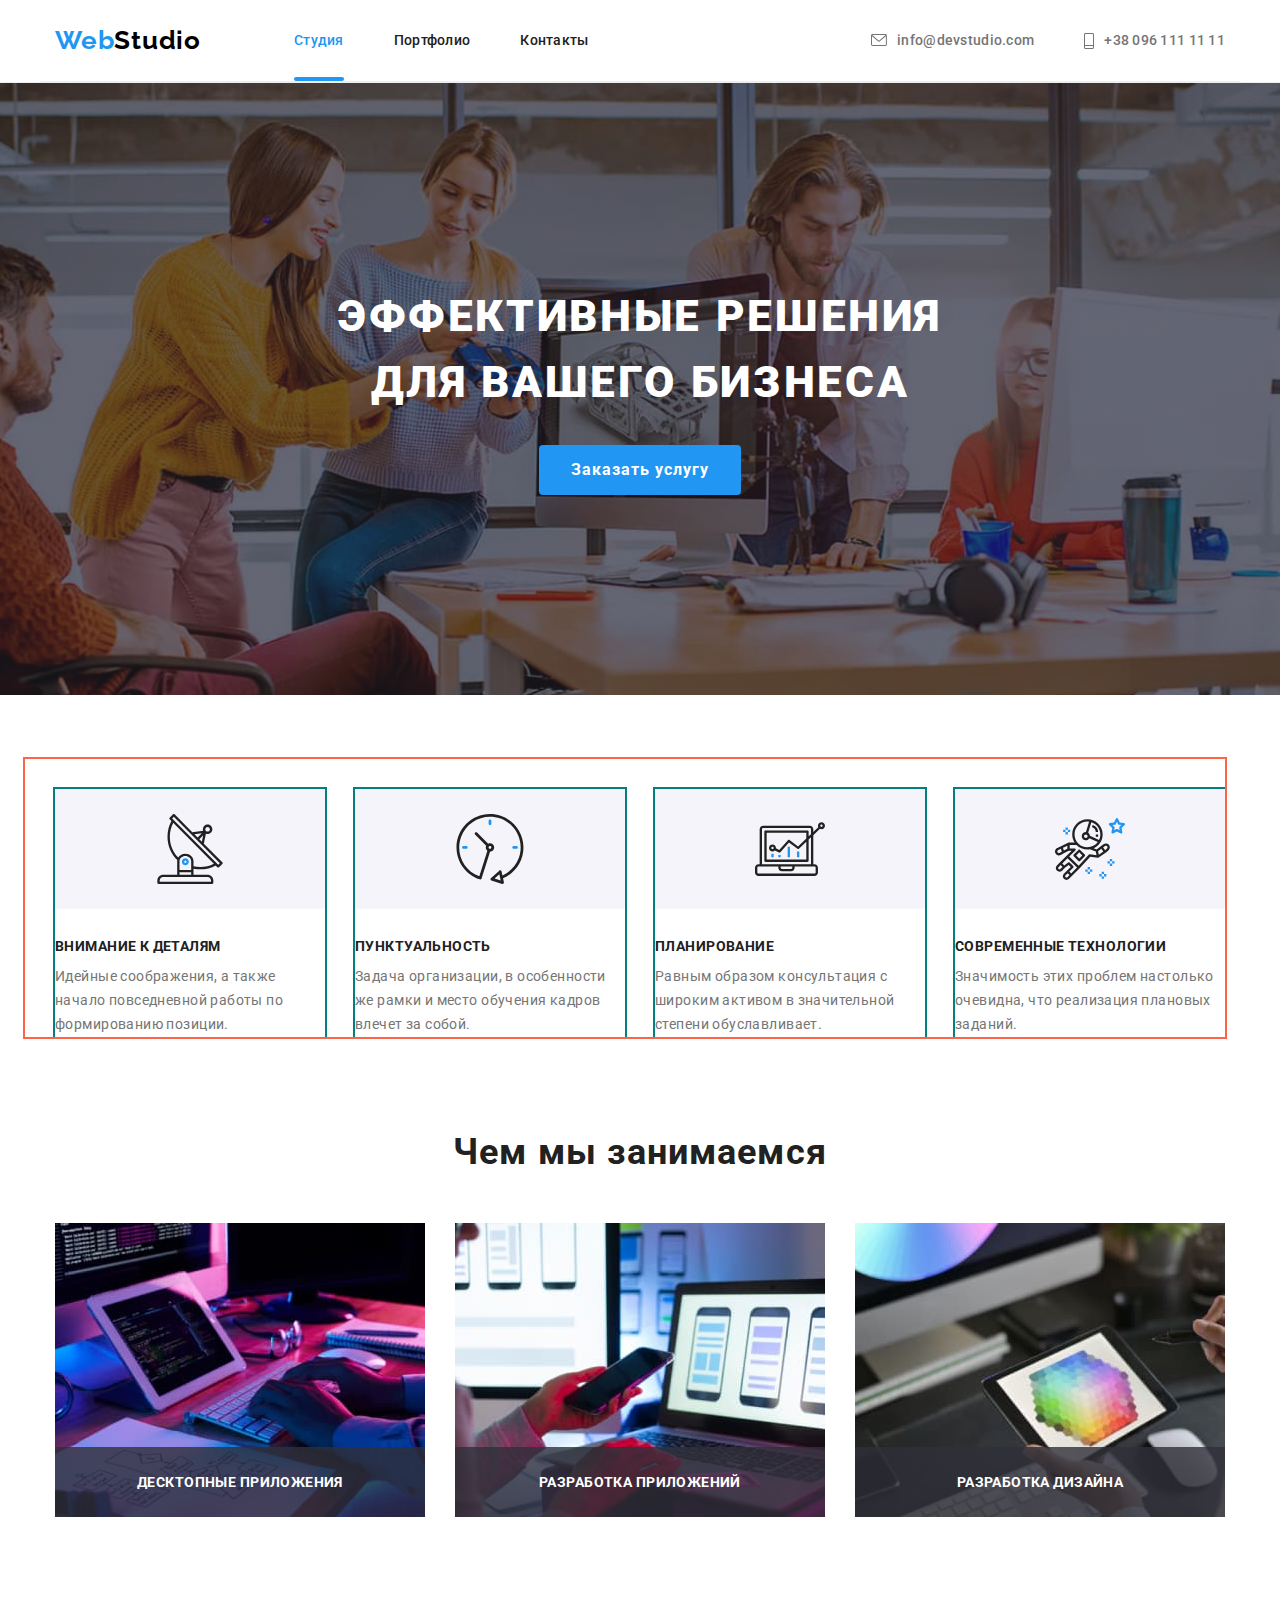
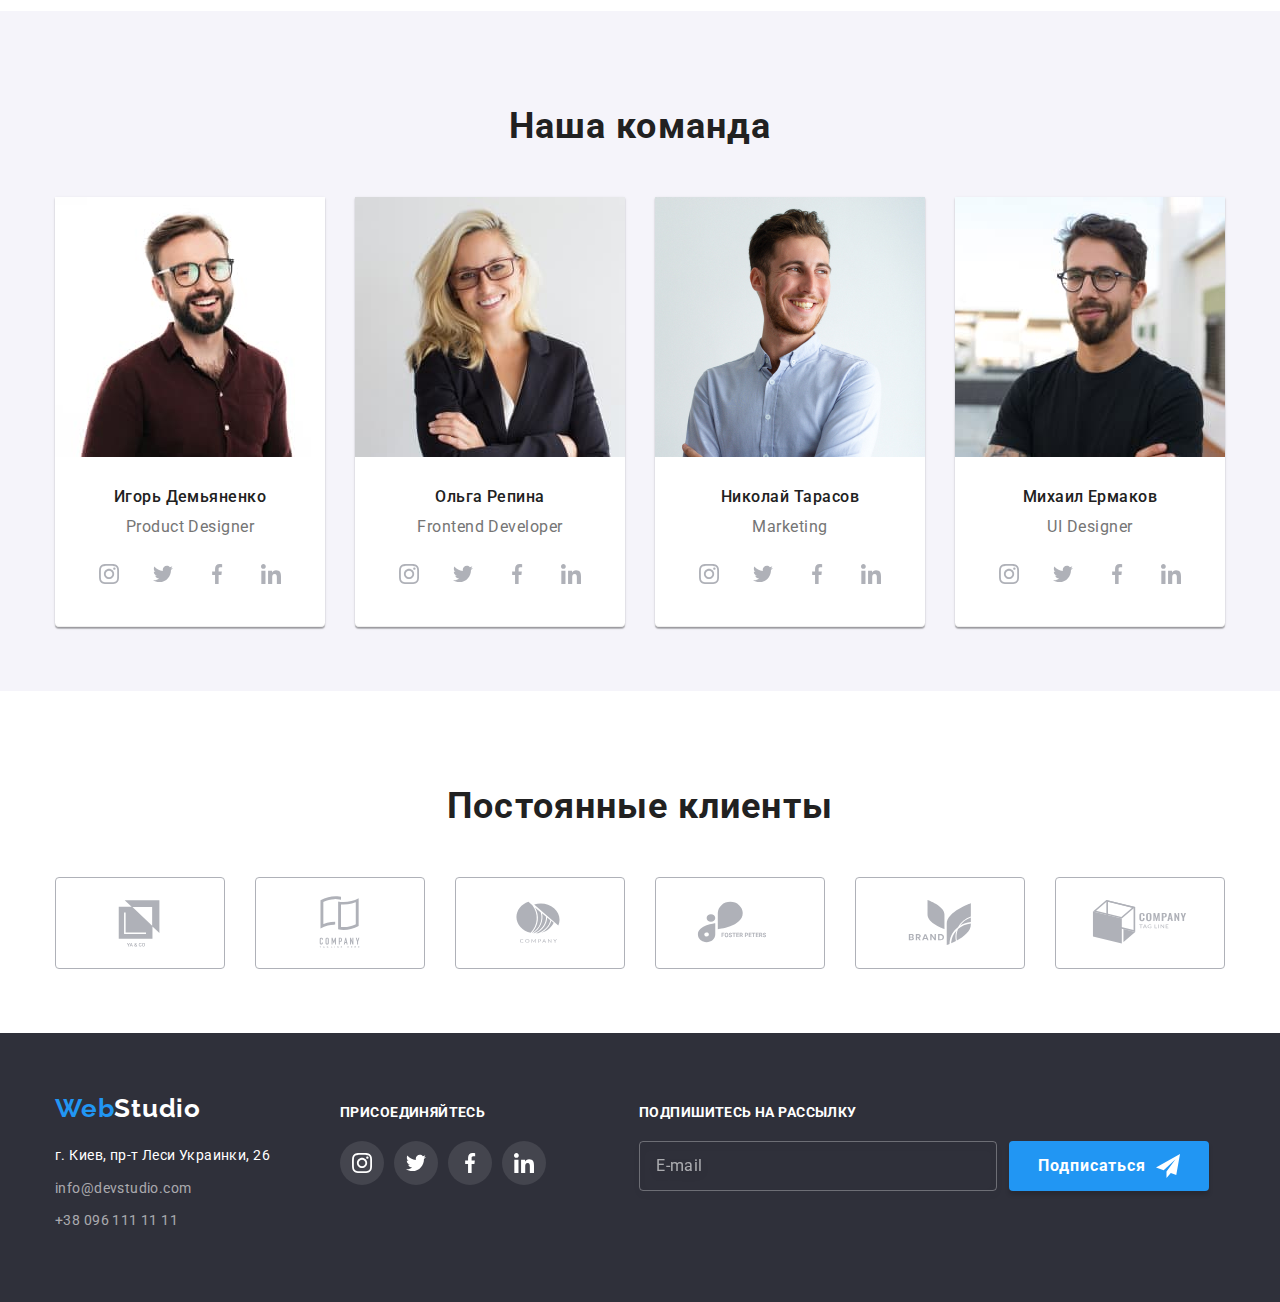
<file: index.html>
<!DOCTYPE html>
<html lang="ru">
  <head>
    <meta charset="UTF-8" />
    <meta http-equiv="X-UA-Compatible" content="IE=edge" />
    <meta name="viewport" content="width=device-width, initial-scale=1.0" />
    <title>Webstudio - решения для бизнеса</title>
    <link rel="preconnect" href="https://fonts.googleapis.com" />
    <link rel="preconnect" href="https://fonts.gstatic.com" crossorigin />
    <link
      href="https://fonts.googleapis.com/css2?family=Raleway:wght@700&family=Roboto:wght@400;500;700;900&display=swap"
      rel="stylesheet"
    />
    <link
      rel="stylesheet"
      href="https://cdnjs.cloudflare.com/ajax/libs/modern-normalize/1.1.0/modern-normalize.min.css"
    />
    <link rel="stylesheet" href="./css/main.min.css" />
  </head>
  <body>
    <!-- Header-->
    <header class="header">
      <!--Навигация в хедере -->
      <div class="container page-header">
        <nav class="nav">
          <!--Logo -->
          <a href="./index.html" class="logo">Web<span class="logo__dark">Studio</span></a>
          <!-- Мобильное меню -->
          <button type="button" class="menu__button is-open" data-menu-button>
            <svg
              class="mobile__menu"
              width="40"
              height="40"
              aria-expanded="false"
              aria-controls="mobile-menu"
              aria-label="Переключатель мобильного меню"
              role="button"
            >
              <use class="icon-close" href="./images/symbol-defs.svg#menu-close"></use>
              <use class="icon-menu" href="./images/symbol-defs.svg#menu-line"></use>
            </svg>
          </button>
          <div class="mobile-menu" id="mobile-menu" data-menu>
            <div class="mobile__navigation">
              <ul class="mobile__nav">
                <li class="mobile__nav--item">
                  <a href="./index.html" class="mobile__link mobile__link--current">Студия</a>
                </li>
                <li class="mobile__nav--item">
                  <a href="./portfolio.html" class="mobile__link">Портфолио</a>
                </li>
                <li class="mobile__nav--item"><a href="" class="mobile__link">Контакты</a></li>
              </ul>
            </div>
            <div class="mobile__contacts">
              <ul class="mobile__list">
                <li class="mobile__item">
                  <a href="tel:+380961111111" class="mobile--tel"> +38 096 111 11 11</a>
                </li>
                <li class="mobile__item--tel">
                  <a href="mailto:info@devstudio.com" class="mobile--email"> info@devstudio.com</a>
                </li>
              </ul>
            </div>
            <div class="mobile__soc">
              <ul class="mobile__soc--list">
                <li class="mobile__soc--item">
                  <a href="" class="mobile__soc--link">Instagram</a>
                </li>
                <li class="mobile__soc--item"><a href="" class="mobile__soc--link">Twitter</a></li>
                <li class="mobile__soc--item"><a href="" class="mobile__soc--link">Facebook</a></li>
                <li class="mobile__soc--item"><a href="" class="mobile__soc--link">LinkedIn</a></li>
              </ul>
            </div>
          </div>
          <!--Menu-->
          <ul class="site-nav">
            <li class="site-nav__item">
              <a href="./index.html" class="site-nav__link site-nav__link--current">Студия</a>
            </li>
            <li class="site-nav__item">
              <a href="./portfolio.html" class="site-nav__link">Портфолио</a>
            </li>
            <li class="site-nav__item"><a href="" class="site-nav__link">Контакты</a></li>
          </ul>
        </nav>
        <!--Menu contacts-->
        <ul class="header-contacts">
          <li class="header-contacts__item">
            <a href="mailto:info@devstudio.com" class="header-contacts__link">
              <svg class="header-contacts__icon" width="16" height="12">
                <use href="./images/symbol-defs.svg#icon-envelope-hover"></use>
              </svg>
              info@devstudio.com</a
            >
          </li>
          <li class="header-contacts__item">
            <a href="tel:+380961111111" class="header-contacts__link">
              <svg class="header-contacts__icon" width="10" height="16">
                <use href="./images/symbol-defs.svg#icon-phone-mob"></use>
              </svg>
              +38 096 111 11 11</a
            >
          </li>
        </ul>
      </div>
    </header>
    <main>
      <!-- Hero-->
      <section class="hero">
        <div class="container">
          <h1 class="hero__title">Эффективные решения <br />для вашего бизнеса</h1>
          <button data-modal-open type="button" class="hero__button">Заказать услугу</button>
        </div>
      </section>
      <!-- Features -->
      <section class="section">
        <div class="container">
          <h2 class="visually-hidden">Преимущества</h2>
          <ul class="features">
            <li class="features__item">
              <div class="features__tab">
                <svg class="features__icon" width="70" height="70">
                  <use href="./images/symbol-defs.svg#icon-antenna"></use>
                </svg>
              </div>
              <h3 class="features__title">ВНИМАНИЕ К ДЕТАЛЯМ</h3>
              <p class="features__text">
                Идейные соображения, а также начало повседневной работы по формированию позиции.
              </p>
            </li>
            <li class="features__item">
              <div class="features__tab">
                <svg class="features__icon" width="70" height="70">
                  <use href="./images/symbol-defs.svg#icon-clock"></use>
                </svg>
              </div>
              <h3 class="features__title">ПУНКТУАЛЬНОСТЬ</h3>
              <p class="features__text">
                Задача организации, в особенности же рамки и место обучения кадров влечет за собой.
              </p>
            </li>
            <li class="features__item">
              <div class="features__tab">
                <svg class="features__icon" width="70" height="70">
                  <use href="./images/symbol-defs.svg#icon-diagram"></use>
                </svg>
              </div>
              <h3 class="features__title">ПЛАНИРОВАНИЕ</h3>
              <p class="features__text">
                Равным образом консультация с широким активом в значительной степени обуславливает.
              </p>
            </li>
            <li class="features__item">
              <div class="features__tab">
                <svg class="features__icon" width="70" height="70">
                  <use href="./images/symbol-defs.svg#icon-astronaut"></use>
                </svg>
              </div>
              <h3 class="features__title">СОВРЕМЕННЫЕ ТЕХНОЛОГИИ</h3>
              <p class="features__text">
                Значимость этих проблем настолько очевидна, что реализация плановых заданий.
              </p>
            </li>
          </ul>
        </div>
      </section>
      <!-- Works -->
      <section class="section section--no-padding-top">
        <div class="container">
          <h2 class="section__title">Чем мы занимаемся</h2>
          <ul class="works">
            <li class="works__item">
              <div class="works__box">
                <img
                  srcset="./images/img1.jpg 1x, ./images/img1@2x.jpeg 2x"
                  src="./images/img1.jpg"
                  width="370"
                  alt="Разработка стратегии"
                />
                <div class="works__desc">
                  <p>Десктопные приложения</p>
                </div>
              </div>
            </li>
            <li class="works__item">
              <div class="works__box">
                <img
                  srcset="./images/img2.jpg 1x, ./images/img2@2x.jpeg 2x"
                  src="images/img2.jpg"
                  width="370"
                  alt="Разработка приложений"
                />
                <div class="works__desc">
                  <p>Разработка приложений</p>
                </div>
              </div>
            </li>
            <li class="works__item">
              <div class="works__box">
                <img
                  srcset="./images/img3.jpg 1x, ./images/img3@2x.jpeg 2x"
                  src="images/img3.jpg"
                  class="work-img"
                  width="370"
                  alt="Разработка дизайна"
                />
                <div class="works__desc">
                  <p>Разработка дизайна</p>
                </div>
              </div>
            </li>
          </ul>
        </div>
      </section>
      <!-- Team -->
      <section class="section section--other-background">
        <div class="container">
          <h2 class="section__title">Наша команда</h2>
          <ul class="team">
            <li class="team__item">
              <img
                srcset="
                  ./images/demianenko-270.jpeg    270w,
                  ./images/demianenko-354.jpeg    354w,
                  ./images/demianenko-450.jpeg    450w,
                  ./images/demianenko-450@2x.jpeg 900w,
                  ./images/demianenko-540@2x.jpeg 540w,
                  ./images/demianenko-708@2x.jpeg 708w
                "
                sizes="(min-width: 1200px) 270px, (min-width: 768px) 354px, (max-width: 480px) 450px"
                src="./images/demianenko-450.jpeg"
                class="team__img"
                alt="Игорь Демьяненко"
              />
              <div class="team__meta">
                <h3 class="team__title">Игорь Демьяненко</h3>
                <p class="team__position">Product Designer</p>
                <ul class="soc-list">
                  <li class="soc-list__item">
                    <a href="" class="soc-list__link">
                      <svg class="soc-list__icon" width="20" height="20">
                        <use href="./images/symbol-defs.svg#icon-instagram"></use>
                      </svg>
                    </a>
                  </li>
                  <li class="soc-list__item">
                    <a href="" class="soc-list__link">
                      <svg class="soc-list__icon" width="20" height="20">
                        <use href="./images/symbol-defs.svg#icon-twitter"></use>
                      </svg>
                    </a>
                  </li>
                  <li class="soc-list__item">
                    <a href="" class="soc-list__link">
                      <svg class="soc-list__icon" width="20" height="20">
                        <use href="./images/symbol-defs.svg#icon-facebook"></use>
                      </svg>
                    </a>
                  </li>
                  <li class="soc-list__item">
                    <a href="" class="soc-list__link">
                      <svg class="soc-list__icon" width="20" height="20">
                        <use href="./images/symbol-defs.svg#icon-linkedin"></use>
                      </svg>
                    </a>
                  </li>
                </ul>
              </div>
            </li>
            <li class="team__item">
              <img
                srcset="
                  ./images/repina-270.jpeg    270w,
                  ./images/repina-354.jpeg    354w,
                  ./images/repina-450.jpeg    450w,
                  ./images/repina-450@2x.jpeg 900w,
                  ./images/repina-540@2x.jpeg 540w,
                  ./images/repina-708@2x.jpeg 708w
                "
                sizes="(min-width: 1200px) 270px, (min-width: 768px) 354px, (max-width: 480px) 450px"
                src="./images/repina-450.jpeg"
                class="team__img"
                alt="Ольга Репина"
              />
              <div class="team__meta">
                <h3 class="team__title">Ольга Репина</h3>
                <p class="team__position">Frontend Developer</p>
                <ul class="soc-list">
                  <li class="soc-list__item">
                    <a href="" class="soc-list__link">
                      <svg class="soc-list__icon" width="20" height="20">
                        <use href="./images/symbol-defs.svg#icon-instagram"></use>
                      </svg>
                    </a>
                  </li>
                  <li class="soc-list__item">
                    <a href="" class="soc-list__link">
                      <svg class="soc-list__icon" width="20" height="20">
                        <use href="./images/symbol-defs.svg#icon-twitter"></use>
                      </svg>
                    </a>
                  </li>
                  <li class="soc-list__item">
                    <a href="" class="soc-list__link">
                      <svg class="soc-list__icon" width="20" height="20">
                        <use href="./images/symbol-defs.svg#icon-facebook"></use>
                      </svg>
                    </a>
                  </li>
                  <li class="soc-list__item">
                    <a href="" class="soc-list__link">
                      <svg class="soc-list__icon" width="20" height="20">
                        <use href="./images/symbol-defs.svg#icon-linkedin"></use>
                      </svg>
                    </a>
                  </li>
                </ul>
              </div>
            </li>
            <li class="team__item">
              <img
                srcset="
                  ./images/tarasov-270.jpeg    270w,
                  ./images/tarasov-354.jpeg    354w,
                  ./images/tarasov-450.jpeg    450w,
                  ./images/tarasov-450@2x.jpeg 900w,
                  ./images/tarasov-540@2x.jpeg 540w,
                  ./images/tarasov-708@2x.jpeg 708w
                "
                sizes="(min-width: 1200px) 270px, (min-width: 768px) 354px, (max-width: 480px) 450px"
                src="./images/tarasov-450.jpeg"
                class="team__img"
                alt="Николай Тарасов"
              />
              <div class="team__meta">
                <h3 class="team__title">Николай Тарасов</h3>
                <p class="team__position">Marketing</p>
                <ul class="soc-list">
                  <li class="soc-list__item">
                    <a href="" class="soc-list__link">
                      <svg class="soc-list__icon" width="20" height="20">
                        <use href="./images/symbol-defs.svg#icon-instagram"></use>
                      </svg>
                    </a>
                  </li>
                  <li class="soc-list__item">
                    <a href="" class="soc-list__link">
                      <svg class="soc-list__icon" width="20" height="20">
                        <use href="./images/symbol-defs.svg#icon-twitter"></use>
                      </svg>
                    </a>
                  </li>
                  <li class="soc-list__item">
                    <a href="" class="soc-list__link">
                      <svg class="soc-list__icon" width="20" height="20">
                        <use href="./images/symbol-defs.svg#icon-facebook"></use>
                      </svg>
                    </a>
                  </li>
                  <li class="soc-list__item">
                    <a href="" class="soc-list__link">
                      <svg class="soc-list__icon" width="20" height="20">
                        <use href="./images/symbol-defs.svg#icon-linkedin"></use>
                      </svg>
                    </a>
                  </li>
                </ul>
              </div>
            </li>
            <li class="team__item">
              <img
                srcset="
                  ./images/ermakov-270.jpeg    270w,
                  ./images/ermakov-354.jpeg    354w,
                  ./images/ermakov-450.jpeg    450w,
                  ./images/ermakov-450@2x.jpeg 900w,
                  ./images/ermakov-540@2x.jpeg 540w,
                  ./images/ermakov-708@2x.jpeg 708w
                "
                sizes="(min-width: 1200px) 270px, (min-width: 768px) 354px, (max-width: 480px) 450px"
                src="./images/ermakov-450.jpeg"
                class="team__img"
                alt="Михаил Ермаков"
              />
              <div class="team__meta">
                <h3 class="team__title">Михаил Ермаков</h3>
                <p class="team__position">UI Designer</p>
                <ul class="soc-list">
                  <li class="soc-list__item">
                    <a href="" class="soc-list__link">
                      <svg class="soc-list__icon" width="20" height="20">
                        <use href="./images/symbol-defs.svg#icon-instagram"></use>
                      </svg>
                    </a>
                  </li>
                  <li class="soc-list__item">
                    <a href="" class="soc-list__link">
                      <svg class="soc-list__icon" width="20" height="20">
                        <use href="./images/symbol-defs.svg#icon-twitter"></use>
                      </svg>
                    </a>
                  </li>
                  <li class="soc-list__item">
                    <a href="" class="soc-list__link">
                      <svg class="soc-list__icon" width="20" height="20">
                        <use href="./images/symbol-defs.svg#icon-facebook"></use>
                      </svg>
                    </a>
                  </li>
                  <li class="soc-list__item">
                    <a href="" class="soc-list__link">
                      <svg class="soc-list__icon" width="20" height="20">
                        <use href="./images/symbol-defs.svg#icon-linkedin"></use>
                      </svg>
                    </a>
                  </li>
                </ul>
              </div>
            </li>
          </ul>
        </div>
      </section>
      <!-- Clients -->
      <section class="section">
        <div class="container">
          <h2 class="section__title">Постоянные клиенты</h2>
          <ul class="clients">
            <li class="clients__item">
              <a href="" class="clients__link">
                <svg class="clients__icon">
                  <use href="./images/symbol-defs.svg#icon-logo-ya"></use></svg
              ></a>
            </li>
            <li class="clients__item">
              <a href="" class="clients__link">
                <svg class="clients__icon">
                  <use href="./images/symbol-defs.svg#icon-logo-tagline"></use></svg
              ></a>
            </li>
            <li class="clients__item">
              <a href="" class="clients__link">
                <svg class="clients__icon">
                  <use href="./images/symbol-defs.svg#icon-company-company"></use></svg
              ></a>
            </li>
            <li class="clients__item">
              <a href="" class="clients__link">
                <svg class="clients__icon">
                  <use href="./images/symbol-defs.svg#icon-foster-peters"></use></svg
              ></a>
            </li>
            <li class="clients__item">
              <a href="" class="clients__link">
                <svg class="clients__icon">
                  <use href="./images/symbol-defs.svg#icon-logo-brand"></use></svg
              ></a>
            </li>
            <li class="clients__item">
              <a href="" class="clients__link">
                <svg class="clients__icon">
                  <use href="./images/symbol-defs.svg#icon-company-tagline"></use></svg
              ></a>
            </li>
          </ul>
        </div>
      </section>
    </main>
    <!-- Footer -->
    <footer class="page-footer">
      <div class="container footer">
        <!--Footer Logo -->
        <div class="footer__connection">
          <div class="footer__logo">
            <a class="logo footer__logo--down" href="./index.html"
              >Web<span class="footer__logo--light">Studio</span></a
            >
            <!-- Footer Address -->
            <address class="footer-address">
              <ul class="address">
                <li class="address__item">
                  <a
                    href="https://goo.gl/maps/xQ6QjKoBHHsCH7oC9"
                    class="address__link"
                    target="_blank"
                    >г. Киев, пр-т Леси Украинки, 26</a
                  >
                </li>
                <li class="address__item">
                  <a href="mailto:info@devstudio.com" class="address__item-link"
                    >info@devstudio.com</a
                  >
                </li>
                <li class="address__item">
                  <a href="tel:+380961111111" class="address__item-link">+38 096 111 11 11</a>
                </li>
              </ul>
            </address>
          </div>
          <!-- Footer Social -->
          <div class="connection">
            <h2 class="connection__title">Присоединяйтесь</h2>
            <ul class="social">
              <li class="social__item">
                <a href="" class="social__link"
                  ><svg class="social__icon">
                    <use href="./images/symbol-defs.svg#icon-instagram"></use></svg
                ></a>
              </li>
              <li class="social__item">
                <a href="" class="social__link"
                  ><svg class="social__icon">
                    <use href="./images/symbol-defs.svg#icon-twitter"></use></svg
                ></a>
              </li>
              <li class="social__item">
                <a href="" class="social__link"
                  ><svg class="social__icon">
                    <use href="./images/symbol-defs.svg#icon-facebook"></use></svg
                ></a>
              </li>
              <li class="social__item">
                <a href="" class="social__link"
                  ><svg class="social__icon">
                    <use href="./images/symbol-defs.svg#icon-linkedin"></use></svg
                ></a>
              </li>
            </ul>
          </div>
        </div>
        <!-- Footer subscription Form -->
        <div class="subscription">
          <form>
            <h2 class="subscription__title">Подпишитесь на рассылку</h2>
            <div class="footer__form">
              <label for="user-email"></label>
              <input
                type="email"
                name="email"
                id="user-email"
                class="footer__input"
                placeholder="E-mail"
              />
              <button type="submit" class="footer__submit">
                Подписаться
                <svg class="footer__icon-send" width="24" height="24">
                  <use href="./images/symbol-defs.svg#icon-send"></use>
                </svg>
              </button>
            </div>
          </form>
        </div>
      </div>
    </footer>
    <!-- Modal backdrop Form -->
    <div class="backdrop is-hidden" data-modal>
      <div class="modal">
        <button data-modal-close type="button" class="modal-close">
          <svg class="modal-close-vector" width="24" height="24">
            <use href="./images/symbol-defs.svg#close"></use>
          </svg>
        </button>
        <form>
          <p class="modal-title">Оставьте свои данные, мы вам перезвоним</p>

          <label for="user-name" class="label-name">Имя</label>
          <div class="form-field">
            <input type="text" name="name" id="user-name" class="modal-input" />
            <svg class="icon-person" width="18" height="18">
              <use href="./images/symbol-defs.svg#person-black"></use>
            </svg>
          </div>

          <label for="tel" class="label-name">Телефон</label>
          <div class="form-field">
            <input type="text" name="phone" id="tel" class="modal-input" />
            <svg class="icon-person" width="18" height="18">
              <use href="./images/symbol-defs.svg#phone-black"></use>
            </svg>
          </div>
          <label for="user-email-modal" class="label-name">Почта</label>
          <div class="form-field">
            <input type="email" name="email" id="user-email-modal" class="modal-input" />
            <svg class="icon-person" width="18" height="18">
              <use href="./images/symbol-defs.svg#email-black"></use>
            </svg>
          </div>
          <label for="user-comment" class="label-name">Комментарий</label>
          <textarea
            name="comment"
            id="user-comment"
            class="user-comment-field"
            cols="30"
            rows="10"
            placeholder="Введите текст"
          ></textarea>
          <div class="condition-checkbox">
            <label class="checkbox-text-field">
              <input type="checkbox" name="conditions" class="input-checkbox visually-hidden" />
              <span class="icon-checkbox">
                <svg class="input-checkbox-img" width="13" height="10">
                  <use href="./images/symbol-defs.svg#check-point"></use>
                </svg>
              </span>
              Соглашаюсь с рассылкой и принимаю&#160;<a href="" class="link">Условия договора</a>
            </label>
          </div>

          <button type="submit" class="button-submit-form">Отправить</button>
        </form>
      </div>
    </div>
    <script src="./js/modal.js"></script>
    <script src="./js/mobile-menu.js"></script>
  </body>
</html>
</file>
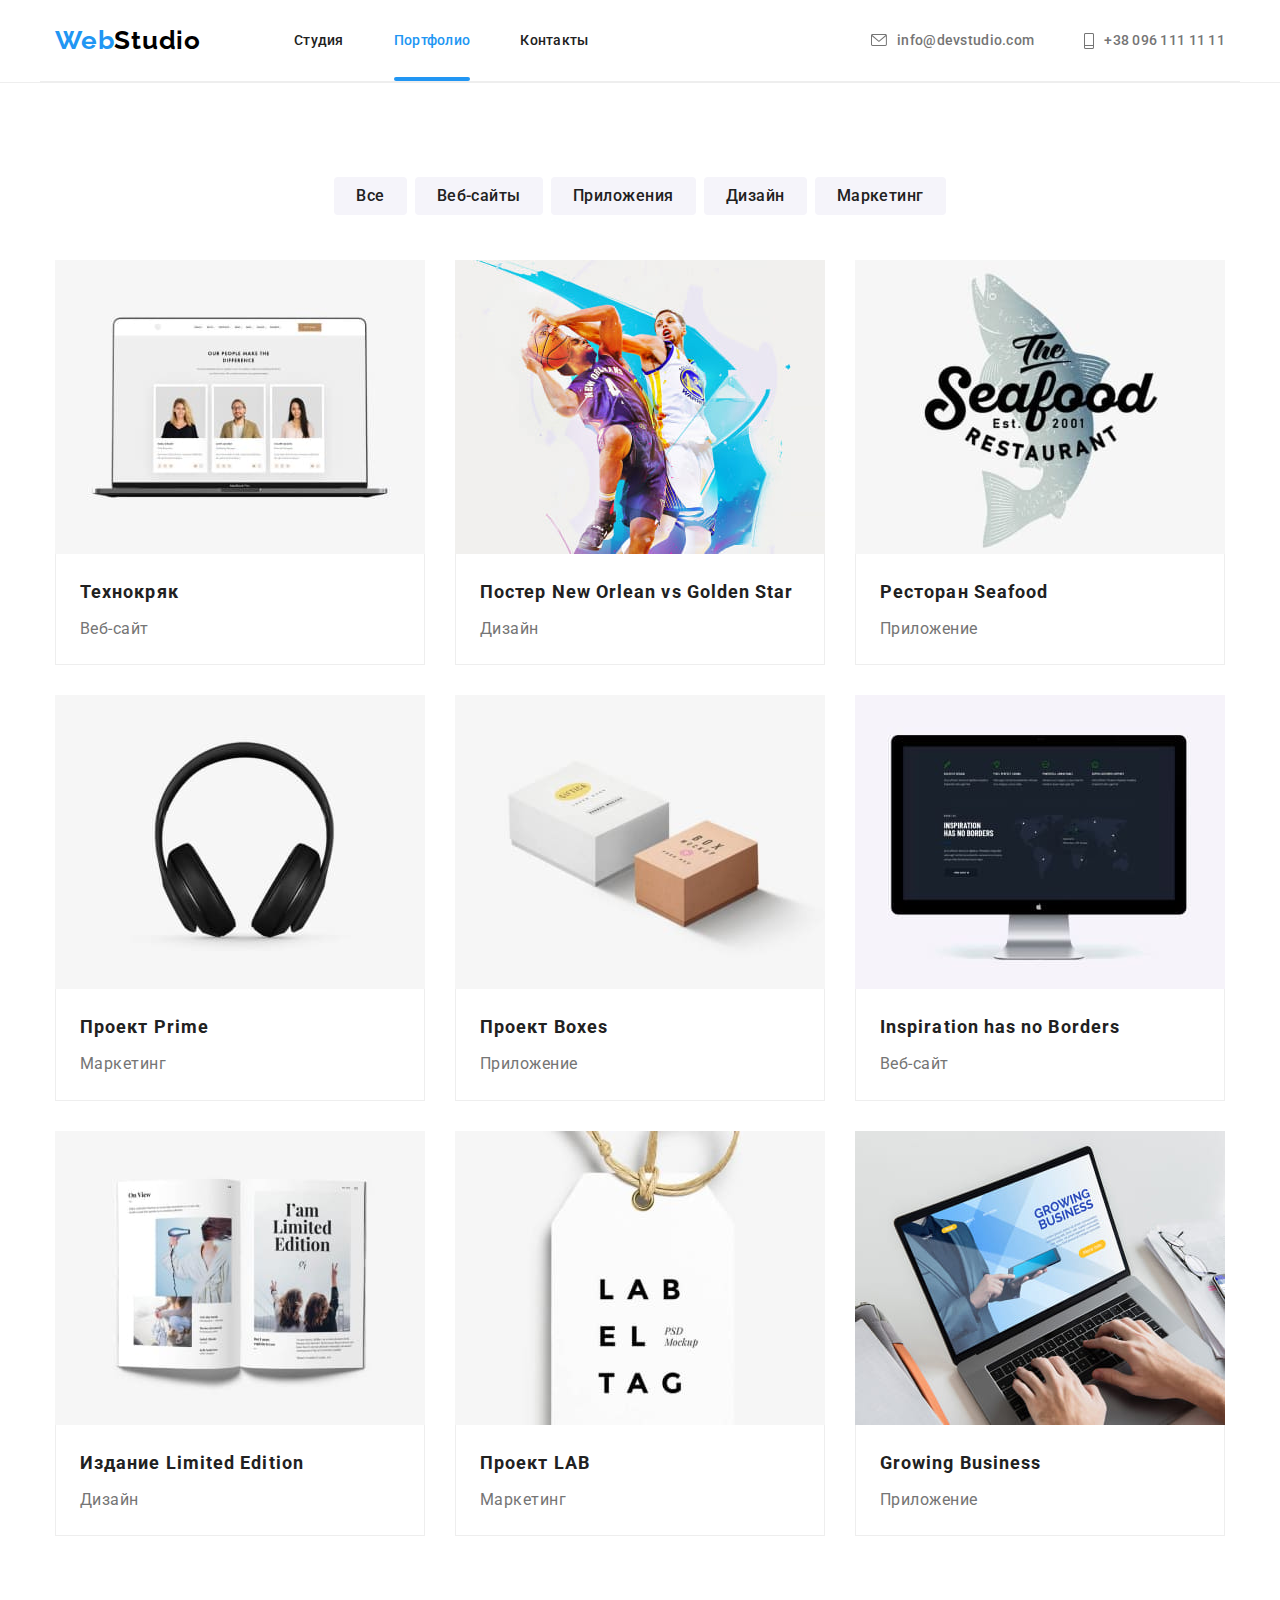
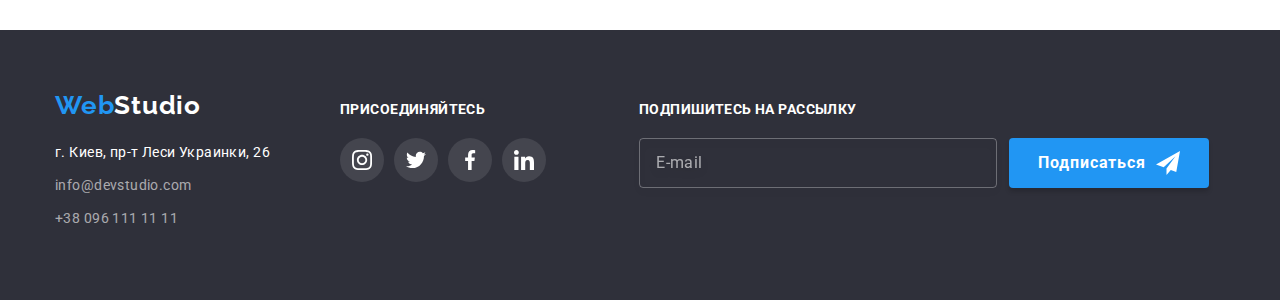
<file: portfolio.html>
<!DOCTYPE html>
<html lang="ru">
  <head>
    <meta charset="UTF-8" />
    <meta http-equiv="X-UA-Compatible" content="IE=edge" />
    <meta name="viewport" content="width=device-width, initial-scale=1.0" />
    <title>Портфолио Webstudio - решения для бизнеса</title>
    <link rel="preconnect" href="https://fonts.googleapis.com" />
    <link rel="preconnect" href="https://fonts.gstatic.com" crossorigin />
    <link
      href="https://fonts.googleapis.com/css2?family=Raleway:wght@700&family=Roboto:wght@400;500;700;900&display=swap"
      rel="stylesheet"
    />
    <link
      rel="stylesheet"
      href="https://cdnjs.cloudflare.com/ajax/libs/modern-normalize/1.1.0/modern-normalize.min.css"
    />
    <link rel="stylesheet" href="./css/main.min.css" />
  </head>

  <body>
    <!-- Header-->
    <header class="header">
      <!--Навигация в хедере -->
      <div class="container page-header">
        <nav class="nav">
          <!--Logo -->
          <a href="./index.html" class="logo">Web<span class="logo__dark">Studio</span></a>
          <!-- Мобильное меню -->
          <button type="button" class="menu__button is-open" data-menu-button>
            <svg
              class="mobile__menu"
              width="40"
              height="40"
              aria-expanded="false"
              aria-controls="mobile-menu"
              aria-label="Переключатель мобильного меню"
              role="button"
            >
              <use class="icon-close" href="./images/symbol-defs.svg#menu-close"></use>
              <use class="icon-menu" href="./images/symbol-defs.svg#menu-line"></use>
            </svg>
          </button>
          <div class="mobile-menu" id="mobile-menu" data-menu>
            <div class="mobile__navigation">
              <ul class="mobile__nav">
                <li class="mobile__nav--item">
                  <a href="./index.html" class="mobile__link">Студия</a>
                </li>
                <li class="mobile__nav--item">
                  <a href="./portfolio.html" class="mobile__link mobile__link--current"
                    >Портфолио</a
                  >
                </li>
                <li class="mobile__nav--item"><a href="" class="mobile__link">Контакты</a></li>
              </ul>
            </div>
            <div class="mobile__contacts">
              <ul class="mobile__list">
                <li class="mobile__item">
                  <a href="tel:+380961111111" class="mobile--tel"> +38 096 111 11 11</a>
                </li>
                <li class="mobile__item--tel">
                  <a href="mailto:info@devstudio.com" class="mobile--email"> info@devstudio.com</a>
                </li>
              </ul>
            </div>
            <div class="mobile__soc">
              <ul class="mobile__soc--list">
                <li class="mobile__soc--item">
                  <a href="" class="mobile__soc--link">Instagram</a>
                </li>
                <li class="mobile__soc--item"><a href="" class="mobile__soc--link">Twitter</a></li>
                <li class="mobile__soc--item"><a href="" class="mobile__soc--link">Facebook</a></li>
                <li class="mobile__soc--item"><a href="" class="mobile__soc--link">LinkedIn</a></li>
              </ul>
            </div>
          </div>
          <!--Menu-->
          <ul class="site-nav">
            <li class="site-nav__item">
              <a href="./index.html" class="site-nav__link">Студия</a>
            </li>
            <li class="site-nav__item">
              <a href="./portfolio.html" class="site-nav__link site-nav__link--current"
                >Портфолио</a
              >
            </li>
            <li class="site-nav__item"><a href="" class="site-nav__link">Контакты</a></li>
          </ul>
        </nav>
        <!--Menu contacts-->
        <ul class="header-contacts">
          <li class="header-contacts__item">
            <a href="mailto:info@devstudio.com" class="header-contacts__link">
              <svg class="header-contacts__icon" width="16" height="12">
                <use href="./images/symbol-defs.svg#icon-envelope-hover"></use>
              </svg>
              info@devstudio.com</a
            >
          </li>
          <li class="header-contacts__item">
            <a href="tel:+380961111111" class="header-contacts__link">
              <svg class="header-contacts__icon" width="10" height="16">
                <use href="./images/symbol-defs.svg#icon-phone-mob"></use>
              </svg>
              +38 096 111 11 11</a
            >
          </li>
        </ul>
      </div>
    </header>
    <main>
      <!-- Filtr section-->
      <section class="section">
        <div class="container">
          <h1 class="visually-hidden">Фильтр</h1>
          <ul class="filtr">
            <li class="filtr__item">
              <button type="button" class="filtr__button">Все</button>
            </li>
            <li class="filtr__item">
              <button type="button" class="filtr__button">Веб-сайты</button>
            </li>
            <li class="filtr__item">
              <button type="button" class="filtr__button">Приложения</button>
            </li>
            <li class="filtr__item">
              <button type="button" class="filtr__button">Дизайн</button>
            </li>
            <li class="filtr__item">
              <button type="button" class="filtr__button">Маркетинг</button>
            </li>
          </ul>

          <!-- Projects section-->

          <ul class="projects">
            <li class="projects__item">
              <a href="" class="projects__item--overlay">
                <div class="projects__img--overlay">
                  <img
                    srcset="
                      ./images/project-1-370.jpeg    370w,
                      ./images/project-1-354.jpeg    354w,
                      ./images/project-1-450.jpeg    450w,
                      ./images/project-1-370@2x.jpeg 740w,
                      ./images/project-1-354@2x.jpeg 708w,
                      ./images/project-1-450@2x.jpeg 900w
                    "
                    sizes="(min-width: 1200px) 370px, (min-width: 768px) 354px, (max-width: 480px) 450px"
                    src="./images/project-1-450.jpeg"
                    class="projects__img"
                    alt="Технокряк"
                  />
                  <p class="projects__img--text">
                    Ресурс предлагает комплексные предложения с разным уровнем функционала и
                    сервисов. Все это позволит посетителю получить исчерпывающие сведения о компании
                    или частном лице.
                  </p>
                </div>
                <div class="projects__description">
                  <h2 class="projects__name">Технокряк</h2>
                  <p class="projects__text">Веб-сайт</p>
                </div>
              </a>
            </li>
            <li class="projects__item">
              <a href="" class="projects__item--overlay">
                <div class="projects__img--overlay">
                  <img
                    srcset="
                      ./images/project-2-370.jpeg    370w,
                      ./images/project-2-354.jpeg    354w,
                      ./images/project-2-450.jpeg    450w,
                      ./images/project-2-370@2x.jpeg 740w,
                      ./images/project-2-354@2x.jpeg 708w,
                      ./images/project-2-450@2x.jpeg 900w
                    "
                    sizes="(min-width: 1200px) 370px, (min-width: 768px) 354px, (max-width: 480px) 450px"
                    src="./images/project-2-450.jpeg"
                    class="projects__img"
                    alt="Постер New Orlean vs Golden Star"
                  />
                  <p class="projects__img--text">
                    Ресурс предлагает комплексные предложения с разным уровнем функционала и
                    сервисов. Все это позволит посетителю получить исчерпывающие сведения о компании
                    или частном лице.
                  </p>
                </div>
                <div class="projects__description">
                  <h2 class="projects__name">Постер New Orlean vs Golden Star</h2>
                  <p class="projects__text">Дизайн</p>
                </div>
              </a>
            </li>
            <li class="projects__item">
              <a href="" class="projects__item--overlay">
                <div class="projects__img--overlay">
                  <img
                    srcset="
                      ./images/project-3-370.jpeg    370w,
                      ./images/project-3-354.jpeg    354w,
                      ./images/project-3-450.jpeg    450w,
                      ./images/project-3-370@2x.jpeg 740w,
                      ./images/project-3-354@2x.jpeg 708w,
                      ./images/project-3-450@2x.jpeg 900w
                    "
                    sizes="(min-width: 1200px) 370px, (min-width: 768px) 354px, (max-width: 480px) 450px"
                    src="./images/project-3-450.jpeg"
                    class="projects__img"
                    alt="Ресторан Seafood"
                  />
                  <p class="projects__img--text">
                    Ресурс предлагает комплексные предложения с разным уровнем функционала и
                    сервисов. Все это позволит посетителю получить исчерпывающие сведения о компании
                    или частном лице.
                  </p>
                </div>
                <div class="projects__description">
                  <h2 class="projects__name">Ресторан Seafood</h2>
                  <p class="projects__text">Приложение</p>
                </div>
              </a>
            </li>
            <li class="projects__item">
              <a href="" class="projects__item--overlay">
                <div class="projects__img--overlay">
                  <img
                    srcset="
                      ./images/project-4-370.jpeg    370w,
                      ./images/project-4-354.jpeg    354w,
                      ./images/project-4-450.jpeg    450w,
                      ./images/project-4-370@2x.jpeg 740w,
                      ./images/project-4-354@2x.jpeg 708w,
                      ./images/project-4-450@2x.jpeg 900w
                    "
                    sizes="(min-width: 1200px) 370px, (min-width: 768px) 354px, (max-width: 480px) 450px"
                    src="./images/project-4-450.jpeg"
                    class="projects__img"
                    alt="Проект Prime"
                  />
                  <p class="projects__img--text">
                    Ресурс предлагает комплексные предложения с разным уровнем функционала и
                    сервисов. Все это позволит посетителю получить исчерпывающие сведения о компании
                    или частном лице.
                  </p>
                </div>
                <div class="projects__description">
                  <h2 class="projects__name">Проект Prime</h2>
                  <p class="projects__text">Маркетинг</p>
                </div>
              </a>
            </li>
            <li class="projects__item">
              <a href="" class="projects__item--overlay">
                <div class="projects__img--overlay">
                  <img
                    srcset="
                      ./images/project-5-370.jpeg    370w,
                      ./images/project-5-354.jpeg    354w,
                      ./images/project-5-450.jpeg    450w,
                      ./images/project-5-370@2x.jpeg 740w,
                      ./images/project-5-354@2x.jpeg 708w,
                      ./images/project-5-450@2x.jpeg 900w
                    "
                    sizes="(min-width: 1200px) 370px, (min-width: 768px) 354px, (max-width: 480px) 450px"
                    src="./images/project-5-450.jpeg"
                    class="projects__img"
                    alt="Проект Boxes"
                  />
                  <p class="projects__img--text">
                    Ресурс предлагает комплексные предложения с разным уровнем функционала и
                    сервисов. Все это позволит посетителю получить исчерпывающие сведения о компании
                    или частном лице.
                  </p>
                </div>
                <div class="projects__description">
                  <h2 class="projects__name">Проект Boxes</h2>
                  <p class="projects__text">Приложение</p>
                </div>
              </a>
            </li>
            <li class="projects__item">
              <a href="" class="projects__item--overlay">
                <div class="projects__img--overlay">
                  <img
                    srcset="
                      ./images/project-6-370.jpeg    370w,
                      ./images/project-6-354.jpeg    354w,
                      ./images/project-6-450.jpeg    450w,
                      ./images/project-6-370@2x.jpeg 740w,
                      ./images/project-6-354@2x.jpeg 708w,
                      ./images/project-6-450@2x.jpeg 900w
                    "
                    sizes="(min-width: 1200px) 370px, (min-width: 768px) 354px, (max-width: 480px) 450px"
                    src="./images/project-6-450.jpeg"
                    class="projects__img"
                    alt="Inspiration has no Borders"
                  />
                  <p class="projects__img--text">
                    Ресурс предлагает комплексные предложения с разным уровнем функционала и
                    сервисов. Все это позволит посетителю получить исчерпывающие сведения о компании
                    или частном лице.
                  </p>
                </div>
                <div class="projects__description">
                  <h2 class="projects__name">Inspiration has no Borders</h2>
                  <p class="projects__text">Веб-сайт</p>
                </div>
              </a>
            </li>
            <li class="projects__item">
              <a href="" class="projects__item--overlay">
                <div class="projects__img--overlay">
                  <img
                    srcset="
                      ./images/project-7-370.jpeg    370w,
                      ./images/project-7-354.jpeg    354w,
                      ./images/project-7-450.jpeg    450w,
                      ./images/project-7-370@2x.jpeg 740w,
                      ./images/project-7-354@2x.jpeg 708w,
                      ./images/project-7-450@2x.jpeg 900w
                    "
                    sizes="(min-width: 1200px) 370px, (min-width: 768px) 354px, (max-width: 480px) 450px"
                    src="./images/project-7-450.jpeg"
                    class="projects__img"
                    alt="Издание Limited Edition"
                  />
                  <p class="projects__img--text">
                    Ресурс предлагает комплексные предложения с разным уровнем функционала и
                    сервисов. Все это позволит посетителю получить исчерпывающие сведения о компании
                    или частном лице.
                  </p>
                </div>
                <div class="projects__description">
                  <h2 class="projects__name">Издание Limited Edition</h2>
                  <p class="projects__text">Дизайн</p>
                </div>
              </a>
            </li>
            <li class="projects__item">
              <a href="" class="projects__item--overlay">
                <div class="projects__img--overlay">
                  <img
                    srcset="
                      ./images/project-8-370.jpeg    370w,
                      ./images/project-8-354.jpeg    354w,
                      ./images/project-8-450.jpeg    450w,
                      ./images/project-8-370@2x.jpeg 740w,
                      ./images/project-8-354@2x.jpeg 708w,
                      ./images/project-8-450@2x.jpeg 900w
                    "
                    sizes="(min-width: 1200px) 370px, (min-width: 768px) 354px, (max-width: 480px) 450px"
                    src="./images/project-8-450.jpeg"
                    class="projects__img"
                    alt="Проект LAB"
                  />
                  <p class="projects__img--text">
                    Ресурс предлагает комплексные предложения с разным уровнем функционала и
                    сервисов. Все это позволит посетителю получить исчерпывающие сведения о компании
                    или частном лице.
                  </p>
                </div>
                <div class="projects__description">
                  <h2 class="projects__name">Проект LAB</h2>
                  <p class="projects__text">Маркетинг</p>
                </div>
              </a>
            </li>
            <li class="projects__item">
              <a href="" class="projects__item--overlay">
                <div class="projects__img--overlay">
                  <img
                    srcset="
                      ./images/project-9-370.jpeg    370w,
                      ./images/project-9-354.jpeg    354w,
                      ./images/project-9-450.jpeg    450w,
                      ./images/project-9-370@2x.jpeg 740w,
                      ./images/project-9-354@2x.jpeg 708w,
                      ./images/project-9-450@2x.jpeg 900w
                    "
                    sizes="(min-width: 1200px) 370px, (min-width: 768px) 354px, (max-width: 480px) 450px"
                    src="./images/project-9-450.jpeg"
                    class="projects__img"
                    alt="Growing Business"
                  />
                  <p class="projects__img--text">
                    Ресурс предлагает комплексные предложения с разным уровнем функционала и
                    сервисов. Все это позволит посетителю получить исчерпывающие сведения о компании
                    или частном лице.
                  </p>
                </div>
                <div class="projects__description">
                  <h2 class="projects__name">Growing Business</h2>
                  <p class="projects__text">Приложение</p>
                </div>
              </a>
            </li>
          </ul>
        </div>
      </section>
    </main>
    <!-- Footer -->
    <footer class="page-footer">
      <div class="container footer">
        <!--Footer Logo -->
        <div class="footer__connection">
          <div class="footer__logo">
            <a class="logo footer__logo--down" href="./index.html"
              >Web<span class="footer__logo--light">Studio</span></a
            >
            <!-- Footer Address -->
            <address class="footer-address">
              <ul class="address">
                <li class="address__item">
                  <a
                    href="https://goo.gl/maps/xQ6QjKoBHHsCH7oC9"
                    class="address__link"
                    target="_blank"
                    >г. Киев, пр-т Леси Украинки, 26</a
                  >
                </li>
                <li class="address__item">
                  <a href="mailto:info@devstudio.com" class="address__item-link"
                    >info@devstudio.com</a
                  >
                </li>
                <li class="address__item">
                  <a href="tel:+380961111111" class="address__item-link">+38 096 111 11 11</a>
                </li>
              </ul>
            </address>
          </div>
          <!-- Footer Social -->
          <div class="connection">
            <h2 class="connection__title">Присоединяйтесь</h2>
            <ul class="social">
              <li class="social__item">
                <a href="" class="social__link"
                  ><svg class="social__icon">
                    <use href="./images/symbol-defs.svg#icon-instagram"></use></svg
                ></a>
              </li>
              <li class="social__item">
                <a href="" class="social__link"
                  ><svg class="social__icon">
                    <use href="./images/symbol-defs.svg#icon-twitter"></use></svg
                ></a>
              </li>
              <li class="social__item">
                <a href="" class="social__link"
                  ><svg class="social__icon">
                    <use href="./images/symbol-defs.svg#icon-facebook"></use></svg
                ></a>
              </li>
              <li class="social__item">
                <a href="" class="social__link"
                  ><svg class="social__icon">
                    <use href="./images/symbol-defs.svg#icon-linkedin"></use></svg
                ></a>
              </li>
            </ul>
          </div>
        </div>
        <!-- Footer subscription Form -->
        <div class="subscription">
          <form>
            <h2 class="subscription__title">Подпишитесь на рассылку</h2>
            <div class="footer__form">
              <label for="user-email"></label>
              <input
                type="email"
                name="email"
                id="user-email"
                class="footer__input"
                placeholder="E-mail"
              />
              <button type="submit" class="footer__submit">
                Подписаться
                <svg class="footer__icon-send" width="24" height="24">
                  <use href="./images/symbol-defs.svg#icon-send"></use>
                </svg>
              </button>
            </div>
          </form>
        </div>
      </div>
    </footer>
    <script src="./js/modal.js"></script>
    <script src="./js/mobile-menu.js"></script>
  </body>
</html>
</file>
<file: css/main.min.css>
:root{--primary-text-color: #212121;--secondary-text-color: #757575;--accent-color: #2196f3;--primary-logo-color: #000000;--secondary-logo-color: #ffffff;--footer-background-color: #2f303a;--primary-button-text-color: #ffffff}body{background-color:#ffffff;color:#212121;font-family:Roboto, sans-serif;margin:0}body.modal-open{overflow:hidden}.container{padding-left:15px;padding-right:15px;margin-left:auto;margin-right:auto}@media screen and (min-width: 480px){.container{width:480px}}@media screen and (min-width: 768px){.container{width:768px}}@media screen and (min-width: 1200px){.container{width:1200px}}.section{padding-top:60px;padding-bottom:60px}@media screen and (min-width: 768px){.section{padding-top:60px;padding-bottom:60px}}@media screen and (min-width: 1200px){.section{padding-top:94px;padding-bottom:94px}}.section--no-padding-top{display:none;padding-top:0}@media screen and (min-width: 1200px){.section--no-padding-top{display:block;padding-top:0}}.section--other-background{background-color:#f5f4fa}.section__title{font-weight:700;letter-spacing:0.03em;text-align:center;padding-top:0;margin-bottom:30px}@media screen and (min-width: 768px){.section__title{font-size:28px;line-height:1.17}}@media screen and (min-width: 1200px){.section__title{font-size:36px;line-height:1.17;margin-bottom:50px;padding-top:0;padding-bottom:0}}.visually-hidden{position:absolute;width:1px;height:1px;margin:-1px;border:0;padding:0;white-space:nowrap;-webkit-clip-path:inset(100%);clip-path:inset(100%);clip:rect(0 0 0 0);overflow:hidden}p,h1,h2,h3,h4,h5,h6{margin:0}img{display:block;max-width:100%;height:auto;margin:0;padding:0;-o-object-fit:cover;object-fit:cover}ul,li,link,a{list-style:none;padding:0;margin:0;text-decoration:none}.header{border-bottom:1px solid #eeeeee}.page-header{position:relative;display:-webkit-box;display:-ms-flexbox;display:flex;-webkit-box-align:center;-ms-flex-align:center;align-items:center;-webkit-box-pack:justify;-ms-flex-pack:justify;justify-content:space-between;height:60px}@media screen and (min-width: 768px){.page-header{display:-webkit-box;display:-ms-flexbox;display:flex;-webkit-box-pack:justify;-ms-flex-pack:justify;justify-content:space-between;-webkit-box-align:center;-ms-flex-align:center;align-items:center;height:82px;border-bottom:1px solid #eeeeee}}@media screen and (min-width: 1200px){.page-header{display:-webkit-box;display:-ms-flexbox;display:flex;-webkit-box-pack:justify;-ms-flex-pack:justify;justify-content:space-between;-webkit-box-align:center;-ms-flex-align:center;align-items:center}}.nav{display:-webkit-box;display:-ms-flexbox;display:flex}.menu__button{position:absolute;top:10px;right:15px;display:-webkit-inline-box;display:-ms-inline-flexbox;display:inline-flex;margin:0;padding:0;border:0;background-color:transparent;z-index:222;-webkit-transition:color 250ms cubic-bezier(0.4, 0, 0.2, 1);transition:color 250ms cubic-bezier(0.4, 0, 0.2, 1)}.menu__button:hover,.menu__button:focus{fill:var(--accent-color)}@media screen and (min-width: 768px){.menu__button{display:none}}.menu__button .icon-menu{display:none}.menu__button.is-open .icon-menu{display:block}.menu__button.is-open .icon-close{display:none}.mobile-menu{display:none;position:absolute;right:0;top:0;width:100%;height:796px;padding:48px 40px;text-align:left;font-size:40px;background-color:var(--secondary-logo-color);-webkit-box-shadow:0px 4px 8px rgba(0,0,0,0.04),0px 2px 4px rgba(0,0,0,0.08),0px 1px 3px rgba(0,0,0,0.16);box-shadow:0px 4px 8px rgba(0,0,0,0.04),0px 2px 4px rgba(0,0,0,0.08),0px 1px 3px rgba(0,0,0,0.16)}@media screen and (min-width: 768px){.mobile-menu{display:none}}.mobile-menu.is-open{display:block;z-index:111}.mobile__nav--item{display:block;margin-bottom:32px}.mobile__nav--item:last-child{margin-bottom:0}.mobile__link{display:block;font-weight:500;font-size:40px;line-height:1.17;letter-spacing:0.02em;color:var(--primary-text-color);text-decoration:none;-webkit-transition:color 250ms cubic-bezier(0.4, 0, 0.2, 1);transition:color 250ms cubic-bezier(0.4, 0, 0.2, 1)}.mobile__link:hover,.mobile__link:focus{color:var(--accent-color)}.mobile__link--current{font-weight:500;font-size:40px;line-height:1.17;letter-spacing:0.02em;color:var(--accent-color);text-decoration:none}.mobile__contacts{margin-top:302px}.mobile__list{font-size:34px}.mobile__item--tel{display:block;margin-top:32px}.mobile--tel{font-weight:500;font-size:34px;line-height:1.33;letter-spacing:0.02em;color:var(--accent-color)}.mobile--email{display:block;font-weight:500;font-size:24px;line-height:1.16;letter-spacing:0.02em;color:var(--secondary-text-color)}.mobile__soc{margin-top:64px}.mobile__soc--list{display:-webkit-box;display:-ms-flexbox;display:flex;-ms-flex-wrap:wrap;flex-wrap:wrap;font-size:18px}.mobile__soc--link{padding:0;font-weight:500;font-size:18px;line-height:1.22;font-size:3vw;letter-spacing:0.02em;color:var(--accent-color)}.mobile__soc--item{padding-top:0;padding-left:10px;padding-right:10px;border-right:1px solid rgba(33,33,33,0.2)}.mobile__soc--item:last-child{border:none}.mobile__soc--item:first-child{padding-left:0}.logo{display:-webkit-box;display:-ms-flexbox;display:flex;-webkit-box-align:center;-ms-flex-align:center;align-items:center;font-family:'Raleway';font-weight:700;font-size:26px;line-height:1.19;letter-spacing:0.03em;color:var(--accent-color);text-decoration:none}.logo__dark{font-weight:700;font-size:26px;line-height:1.19;letter-spacing:0.03em;color:var(--primary-logo-color);text-decoration:none}.site-nav{display:none}@media screen and (min-width: 768px){.site-nav{display:-webkit-box;display:-ms-flexbox;display:flex;margin-left:93px}}@media screen and (min-width: 1200px){.site-nav{display:-webkit-box;display:-ms-flexbox;display:flex;margin-left:93px}}.site-nav__item{margin-right:50px}.site-nav__item:last-child{margin-right:0}.site-nav__link{position:relative;display:block;padding-top:32px;padding-bottom:32px;font-weight:500;font-size:14px;line-height:1.15;letter-spacing:0.02em;color:var(--primary-text-color);text-decoration:none;-webkit-transition:color 250ms cubic-bezier(0.4, 0, 0.2, 1);transition:color 250ms cubic-bezier(0.4, 0, 0.2, 1)}.site-nav__link:hover,.site-nav__link:focus{color:var(--accent-color)}.site-nav__link--current{font-weight:500;font-size:14px;line-height:1.15;letter-spacing:0.02em;color:var(--accent-color);text-decoration:none}.site-nav__link--current::after{content:'';display:block;position:absolute;left:0;bottom:0;width:100%;height:4px;background:var(--accent-color);border-radius:2px}.header-contacts{display:none;padding:0;margin:0}.header-contacts__icon{margin-right:10px}.header-contacts__item{margin-left:50px}.header-contacts__item:first-child{margin-left:0}@media screen and (min-width: 768px){.header-contacts__item{margin-left:0}}@media screen and (min-width: 1200px){.header-contacts__item{margin-left:50px}}@media screen and (min-width: 768px){.header-contacts{display:-webkit-box;display:-ms-flexbox;display:flex;-webkit-box-orient:vertical;-webkit-box-direction:normal;-ms-flex-direction:column;flex-direction:column}}@media screen and (min-width: 1200px){.header-contacts{display:-webkit-box;display:-ms-flexbox;display:flex;-webkit-box-orient:horizontal;-webkit-box-direction:normal;-ms-flex-direction:row;flex-direction:row;padding:0;margin:0;-webkit-box-align:center;-ms-flex-align:center;align-items:center}}.header-contacts__link{display:-webkit-box;display:-ms-flexbox;display:flex;font-weight:500;font-size:14px;line-height:1.14;letter-spacing:0.02em;-webkit-box-align:center;-ms-flex-align:center;align-items:center;color:var(--secondary-text-color);text-decoration:none;fill:var(--secondary-text-color);-webkit-transition:color 250ms cubic-bezier(0.4, 0, 0.2, 1),fill 250ms cubic-bezier(0.4, 0, 0.2, 1);transition:color 250ms cubic-bezier(0.4, 0, 0.2, 1),fill 250ms cubic-bezier(0.4, 0, 0.2, 1)}.header-contacts__link:hover,.header-contacts__link:focus{color:var(--accent-color);fill:var(--accent-color)}@media screen and (min-width: 1200px){.header-contacts__link{padding:32px 0}}@media screen and (min-width: 768px){.header-contacts__item{margin-bottom:10px}.header-contacts__item:last-child{margin-bottom:0}}@media screen and (min-width: 1200px){.header-contacts__item{margin-bottom:0}}.hero{background-color:#c4c4c4;text-align:center;padding:118px 0;margin-left:auto;margin-right:auto;background-repeat:no-repeat;background-size:cover;background-position:center;background-image:-webkit-gradient(linear, left top, right top, from(rgba(47,48,58,0.4)), to(rgba(47,48,58,0.4))),url(../images/img-hero-480.jpeg);background-image:linear-gradient(to right, rgba(47,48,58,0.4), rgba(47,48,58,0.4)),url(../images/img-hero-480.jpeg)}@media screen and (min-width: 480px){.hero{background-image:-webkit-gradient(linear, left top, right top, from(rgba(47,48,58,0.4)), to(rgba(47,48,58,0.4))),url(../images/img-hero-480.jpeg);background-image:linear-gradient(to right, rgba(47,48,58,0.4), rgba(47,48,58,0.4)),url(../images/img-hero-480.jpeg)}}@media screen and (min-width: 769px) and (max-width: 1199px){.hero{background-image:-webkit-gradient(linear, left top, right top, from(rgba(47,48,58,0.4)), to(rgba(47,48,58,0.4))),url(../images/img-hero-768.jpeg);background-image:linear-gradient(to right, rgba(47,48,58,0.4), rgba(47,48,58,0.4)),url(../images/img-hero-768.jpeg)}}@media screen and (min-width: 1200px){.hero{background-image:-webkit-gradient(linear, left top, right top, from(rgba(47,48,58,0.4)), to(rgba(47,48,58,0.4))),url(../images/Img-hero.jpg);background-image:linear-gradient(to right, rgba(47,48,58,0.4), rgba(47,48,58,0.4)),url(../images/Img-hero.jpg);padding:200px 0}}@media screen and (min-device-pixel-ratio: 2), screen and (-webkit-min-device-pixel-ratio: 2), screen and (min-resolution: 192dpi), screen and (min-resolution: 2dppx){.hero{background-image:-webkit-gradient(linear, left top, right top, from(rgba(47,48,58,0.4)), to(rgba(47,48,58,0.4))),url(../images/img-hero-480@2x.jpeg);background-image:linear-gradient(to right, rgba(47,48,58,0.4), rgba(47,48,58,0.4)),url(../images/img-hero-480@2x.jpeg);background-image:-webkit-gradient(linear, left top, right top, from(rgba(47,48,58,0.4)), to(rgba(47,48,58,0.4))),url(../images/img-hero-768@2x.jpeg);background-image:linear-gradient(to right, rgba(47,48,58,0.4), rgba(47,48,58,0.4)),url(../images/img-hero-768@2x.jpeg);background-image:-webkit-gradient(linear, left top, right top, from(rgba(47,48,58,0.4)), to(rgba(47,48,58,0.4))),url(../images/Img-hero@2x.jpeg);background-image:linear-gradient(to right, rgba(47,48,58,0.4), rgba(47,48,58,0.4)),url(../images/Img-hero@2x.jpeg)}}.hero__title{text-align:center;letter-spacing:0.06em;text-transform:uppercase;color:#ffffff;margin:0;margin-bottom:30px}@media screen and (min-width: 480px){.hero__title{font-weight:900;font-size:26px;line-height:1.61}}@media screen and (min-width: 768px){.hero__title{font-weight:900;font-size:26px;line-height:1.61}}@media screen and (min-width: 1200px){.hero__title{font-weight:900;font-size:44px;line-height:1.5}}.hero__button{font-family:'Roboto';font-weight:700;font-size:16px;line-height:1.875;letter-spacing:0.06em;background-color:var(--accent-color);color:var(--primary-button-text-color);text-align:center;padding:10px 32px;border-radius:4px;border:none;cursor:pointer}.features{outline:2px solid tomato;padding:0;margin:0;display:-webkit-box;display:-ms-flexbox;display:flex;-ms-flex-wrap:wrap;flex-wrap:wrap}@media screen and (min-width: 768px){.features{display:-webkit-box;display:-ms-flexbox;display:flex;-ms-flex-wrap:wrap;flex-wrap:wrap;margin-left:-30px;margin-top:-30px}}@media screen and (min-width: 1200px){.features{display:-webkit-box;display:-ms-flexbox;display:flex;-ms-flex-wrap:nowrap;flex-wrap:nowrap}}.features__item{outline:2px solid teal;margin-bottom:30px}.features__item:last-child{margin-bottom:0}@media screen and (min-width: 768px){.features__item{-ms-flex-preferred-size:calc(100% / 2 - 30px);flex-basis:calc(100% / 2 - 30px);margin-left:30px;margin-top:30px;margin-bottom:0}}@media screen and (min-width: 1200px){.features__item{-ms-flex-preferred-size:calc(100% / 4 - 30px);flex-basis:calc(100% / 4 - 30px);margin-left:30px;margin-top:30px;margin-bottom:0}}.features__tab{display:-webkit-box;display:-ms-flexbox;display:flex;height:120px;background-color:#f5f4fa;border-radius:4px;-webkit-box-align:center;-ms-flex-align:center;align-items:center;-webkit-box-pack:center;-ms-flex-pack:center;justify-content:center}@media screen and (min-width: 768px){.features__tab{width:354px;margin-right:0}}@media screen and (min-width: 1200px){.features__tab{width:270px}}.features__title{font-weight:700;font-size:14px;text-align:center;line-height:1.14;letter-spacing:0.03em;text-transform:uppercase;margin-top:30px;margin-bottom:10.5px}@media screen and (min-width: 480px){.features__title{text-align:center}}@media screen and (min-width: 768px){.features__title{text-align:left}}@media screen and (min-width: 1200px){.features__title{text-align:left}}.features__text{font-size:14px;line-height:1.71;letter-spacing:0.03em;color:var(--secondary-text-color)}@media screen and (min-width: 480px){.works{display:none}}@media screen and (min-width: 768px){.works{display:none}}@media screen and (min-width: 1200px){.works{display:-webkit-box;display:-ms-flexbox;display:flex;-ms-flex-wrap:wrap;flex-wrap:wrap;margin-left:-30px}}.works__item{-ms-flex-preferred-size:calc(100% / 3-30px);flex-basis:calc(100% / 3-30px);margin-left:30px}.works__box{position:relative;display:-webkit-box;display:-ms-flexbox;display:flex}.works__desc{position:absolute;right:0;bottom:0;display:-webkit-box;display:-ms-flexbox;display:flex;-webkit-box-pack:center;-ms-flex-pack:center;justify-content:center;-webkit-box-align:center;-ms-flex-align:center;align-items:center;height:70px;width:100%;font-weight:700;font-size:14px;line-height:1.21;letter-spacing:0.03em;text-transform:uppercase;color:var(--primary-button-text-color);background-color:rgba(47,48,58,0.8)}@media screen and (min-width: 480px){.team{display:block;margin-right:auto;margin-left:auto}}@media screen and (min-width: 768px){.team{display:-webkit-box;display:-ms-flexbox;display:flex;-ms-flex-wrap:wrap;flex-wrap:wrap;margin-left:-30px;margin-bottom:-30px}}@media screen and (min-width: 1200px){.team{display:-webkit-box;display:-ms-flexbox;display:flex;-ms-flex-wrap:wrap;flex-wrap:wrap;margin-left:-30px}}.team__item{margin-bottom:30px;background-color:#ffffff;border-bottom:1px solid #eeeeee;-webkit-box-shadow:0px 1px 3px rgba(0,0,0,0.12),0px 1px 1px rgba(0,0,0,0.14),0px 2px 1px rgba(0,0,0,0.2);box-shadow:0px 1px 3px rgba(0,0,0,0.12),0px 1px 1px rgba(0,0,0,0.14),0px 2px 1px rgba(0,0,0,0.2);border-radius:0px 0px 4px 4px}@media screen and (min-width: 480px){.team__item{margin-right:auto;margin-left:auto;margin-bottom:30px}}@media screen and (min-width: 768px){.team__item{-ms-flex-preferred-size:calc(100% / 2 - 30px);flex-basis:calc(100% / 2 - 30px);margin-left:30px;margin-bottom:30px}}@media screen and (min-width: 1200px){.team__item{-ms-flex-preferred-size:calc(100% / 4 - 30px);flex-basis:calc(100% / 4 - 30px);margin-left:30px;margin-bottom:0}}.team__meta{padding:30px 0}.team__title{font-weight:500;font-size:16px;line-height:1.19;letter-spacing:0.03em;text-align:center}.team__position{font-size:16px;line-height:1.19;letter-spacing:0.03em;color:var(--secondary-text-color);margin-top:10px;text-align:center}.soc-list{display:-webkit-box;display:-ms-flexbox;display:flex;-webkit-box-pack:center;-ms-flex-pack:center;justify-content:center;margin-top:16px}.soc-list__item{margin-left:10px}.soc-list__item:first-child{margin-left:0px}.soc-list__link{display:-webkit-box;display:-ms-flexbox;display:flex;height:44px;width:44px;padding:0;-webkit-box-align:center;-ms-flex-align:center;align-items:center;-webkit-box-pack:center;-ms-flex-pack:center;justify-content:center;border-radius:50%;fill:#afb1b8;-webkit-transition:background-color 250ms cubic-bezier(0.4, 0, 0.2, 1),fill 250ms cubic-bezier(0.4, 0, 0.2, 1);transition:background-color 250ms cubic-bezier(0.4, 0, 0.2, 1),fill 250ms cubic-bezier(0.4, 0, 0.2, 1)}.soc-list__link:hover,.soc-list__link:focus{background-color:var(--accent-color);fill:var(--primary-button-text-color)}.soc-list__icon{padding:0;margin:0;-webkit-box-align:center;-ms-flex-align:center;align-items:center}.clients__title{font-weight:700;font-size:36px;line-height:42px;text-align:center;letter-spacing:0.03em}.clients{display:-webkit-box;display:-ms-flexbox;display:flex;-ms-flex-wrap:wrap;flex-wrap:wrap;-webkit-box-pack:center;-ms-flex-pack:center;justify-content:center}@media screen and (min-width: 768px){.clients{display:-webkit-box;display:-ms-flexbox;display:flex;-ms-flex-wrap:wrap;flex-wrap:wrap;-webkit-box-pack:center;-ms-flex-pack:center;justify-content:center;margin-bottom:-30px}}@media screen and (min-width: 1200px){.clients{display:-webkit-box;display:-ms-flexbox;display:flex;-ms-flex-wrap:nowrap;flex-wrap:nowrap;-webkit-box-pack:center;-ms-flex-pack:center;justify-content:center;margin-bottom:-30px}}.clients__item{-ms-flex-preferred-size:calc(100% / 2 - 30px);flex-basis:calc(100% / 2 - 30px);margin-left:30px;margin-bottom:30px}.clients__item:last-child{margin-bottom:0}@media screen and (min-width: 768px){.clients__item{-ms-flex-preferred-size:calc(100% / 3 - 30px);flex-basis:calc(100% / 3 - 30px);margin-left:30px;margin-bottom:30px}}@media screen and (min-width: 1200px){.clients__item{margin-left:30px;margin-bottom:0}.clients__item:first-child{margin-left:0}}.clients__link{display:-webkit-box;display:-ms-flexbox;display:flex;height:92px;border:1px solid #afb1b8;-webkit-box-sizing:border-box;box-sizing:border-box;border-radius:4px;-webkit-box-align:center;-ms-flex-align:center;align-items:center;-webkit-box-pack:center;-ms-flex-pack:center;justify-content:center;fill:#afb1b8;-webkit-transition:border 250ms cubic-bezier(0.4, 0, 0.2, 1),fill 250ms cubic-bezier(0.4, 0, 0.2, 1);transition:border 250ms cubic-bezier(0.4, 0, 0.2, 1),fill 250ms cubic-bezier(0.4, 0, 0.2, 1)}.clients__link:hover,.clients__link:focus{border:1px solid var(--accent-color);fill:var(--accent-color)}.clients__icon{width:106px;height:60px;padding:0;margin:0}.page-footer{background-color:var(--footer-background-color);padding-top:60px;padding-bottom:60px}@media screen and (min-width: 1200px){.footer{display:-webkit-box;display:-ms-flexbox;display:flex;-webkit-box-align:baseline;-ms-flex-align:baseline;align-items:baseline}}@media screen and (min-width: 1200px){.footer__logo{-webkit-box-flex:1;-ms-flex-positive:1;flex-grow:1}}.logo.footer__logo--down{display:-webkit-box;display:-ms-flexbox;display:flex;-webkit-box-pack:center;-ms-flex-pack:center;justify-content:center;-webkit-box-align:center;-ms-flex-align:center;align-items:center}@media screen and (min-width: 480px){.logo.footer__logo--down{display:-webkit-box;display:-ms-flexbox;display:flex;-webkit-box-pack:center;-ms-flex-pack:center;justify-content:center;-webkit-box-align:center;-ms-flex-align:center;align-items:center}}@media screen and (min-width: 768px){.logo.footer__logo--down{display:-webkit-box;display:-ms-flexbox;display:flex;-webkit-box-pack:center;-ms-flex-pack:center;justify-content:center;-webkit-box-align:center;-ms-flex-align:center;align-items:center}}@media screen and (min-width: 1200px){.logo.footer__logo--down{-webkit-box-pack:left;-ms-flex-pack:left;justify-content:left}}.footer__logo--down{margin-right:0}.footer__logo--light{color:#ffffff}@media screen and (min-width: 768px){.footer__connection{display:-webkit-box;display:-ms-flexbox;display:flex;-ms-flex-pack:distribute;justify-content:space-around;-webkit-box-align:baseline;-ms-flex-align:baseline;align-items:baseline}}.footer-address{margin-top:20px;text-align:center}@media screen and (min-width: 480px){.footer-address{text-align:center}}@media screen and (min-width: 768px){.footer-address{text-align:center}}@media screen and (min-width: 1200px){.footer-address{text-align:left}}.address__link{font-style:normal;font-size:14px;line-height:1.71;letter-spacing:0.03em;color:#ffffff;text-decoration:none;-webkit-transition:color 250ms cubic-bezier(0.4, 0, 0.2, 1);transition:color 250ms cubic-bezier(0.4, 0, 0.2, 1)}.address__link:hover{color:var(--accent-color)}.address__link:focus{color:var(--accent-color)}.address__item{margin-bottom:9px}.address__item-link{font-style:normal;font-size:14px;line-height:1.71;letter-spacing:0.03em;color:rgba(255,255,255,0.6);text-decoration:none;-webkit-transition:color 250ms cubic-bezier(0.4, 0, 0.2, 1);transition:color 250ms cubic-bezier(0.4, 0, 0.2, 1)}.address__item-link:hover,.address__item-link:focus{color:var(--accent-color)}.connection{margin-top:60px}@media screen and (min-width: 480px){.connection{margin-top:60px}}@media screen and (min-width: 768px){.connection{margin:0}}@media screen and (min-width: 1200px){.connection{margin:0 0 0 70px}}.connection__title,.subscription__title{margin-bottom:20px;text-align:center;font-weight:700;font-size:14px;line-height:1.14;letter-spacing:0.03em;text-transform:uppercase;color:var(--secondary-logo-color)}@media screen and (min-width: 480px){.connection__title,.subscription__title{text-align:center}}@media screen and (min-width: 768px){.connection__title,.subscription__title{text-align:center}}@media screen and (min-width: 1200px){.connection__title,.subscription__title{text-align:left}}.social{display:-webkit-box;display:-ms-flexbox;display:flex;-webkit-box-pack:center;-ms-flex-pack:center;justify-content:center}@media screen and (min-width: 480px){.social{-webkit-box-pack:center;-ms-flex-pack:center;justify-content:center}}@media screen and (min-width: 768px){.social{-webkit-box-pack:center;-ms-flex-pack:center;justify-content:center}}@media screen and (min-width: 1200px){.social{-webkit-box-pack:start;-ms-flex-pack:start;justify-content:flex-start}}.social__link{display:-webkit-box;display:-ms-flexbox;display:flex;height:44px;width:44px;padding:0;margin:0;background-color:rgba(255,255,255,0.1);border-radius:50%;-webkit-box-align:center;-ms-flex-align:center;align-items:center;-webkit-box-pack:center;-ms-flex-pack:center;justify-content:center;fill:var(--primary-button-text-color);-webkit-transition:background-color 250ms cubic-bezier(0.4, 0, 0.2, 1),fill 250ms cubic-bezier(0.4, 0, 0.2, 1);transition:background-color 250ms cubic-bezier(0.4, 0, 0.2, 1),fill 250ms cubic-bezier(0.4, 0, 0.2, 1)}.social__link:hover,.social__link:focus{background-color:var(--accent-color);fill:var(--primary-button-text-color)}.social__item{margin-left:10px}.social__item:first-child{margin-left:0}.social__icon{padding:0;margin:0;width:20px;height:20px;-webkit-box-align:center;-ms-flex-align:center;align-items:center}@media screen and (min-width: 480px){.subscription{margin-top:60px}}@media screen and (min-width: 768px){.subscription{margin-top:60px}}@media screen and (min-width: 1200px){.subscription{display:-webkit-box;display:-ms-flexbox;display:flex;margin-top:0;margin-left:93px}}@media screen and (min-width: 1200px){.footer__form{display:-webkit-box;display:-ms-flexbox;display:flex}}.footer__input{width:100%;height:50px;padding:0 0 0 16px;color:var(--primary-button-text-color);background-color:transparent;border:1px solid rgba(255,255,255,0.3);-webkit-box-sizing:border-box;box-sizing:border-box;-webkit-filter:drop-shadow(0px 4px 4px rgba(0,0,0,0.15));filter:drop-shadow(0px 4px 4px rgba(0,0,0,0.15));border-radius:4px;outline:none}.footer__input::-webkit-input-placeholder{font-weight:400;font-size:16px;line-height:1.25;display:-webkit-box;display:flex;-webkit-box-align:center;align-items:center;letter-spacing:0.03em;color:rgba(255,255,255,0.6)}.footer__input:-ms-input-placeholder{font-weight:400;font-size:16px;line-height:1.25;display:-ms-flexbox;display:flex;-ms-flex-align:center;align-items:center;letter-spacing:0.03em;color:rgba(255,255,255,0.6)}.footer__input::-ms-input-placeholder{font-weight:400;font-size:16px;line-height:1.25;display:-ms-flexbox;display:flex;-ms-flex-align:center;align-items:center;letter-spacing:0.03em;color:rgba(255,255,255,0.6)}.footer__input::placeholder{font-weight:400;font-size:16px;line-height:1.25;display:-webkit-box;display:-ms-flexbox;display:flex;-webkit-box-align:center;-ms-flex-align:center;align-items:center;letter-spacing:0.03em;color:rgba(255,255,255,0.6)}@media screen and (min-width: 480px){.footer__input{display:block;width:450px;margin-left:auto;margin-right:auto}}@media screen and (min-width: 768px){.footer__input{display:block;width:450px;margin-left:auto;margin-right:auto}}@media screen and (min-width: 1200px){.footer__input{display:-webkit-box;display:-ms-flexbox;display:flex;width:358px}}.footer__submit{display:-webkit-box;display:-ms-flexbox;display:flex;-webkit-box-pack:center;-ms-flex-pack:center;justify-content:center;-webkit-box-align:center;-ms-flex-align:center;align-items:center;margin-top:20px;margin-left:auto;margin-right:auto;padding:0;width:200px;height:50px;font-weight:700;font-size:16px;line-height:1.87;text-align:center;letter-spacing:0.06em;color:#ffffff;background:var(--accent-color);-webkit-box-shadow:0px 4px 4px rgba(0,0,0,0.15);box-shadow:0px 4px 4px rgba(0,0,0,0.15);border-radius:4px;border:none;cursor:pointer}@media screen and (min-width: 480px){.footer__submit{display:-webkit-box;display:-ms-flexbox;display:flex;-webkit-box-pack:center;-ms-flex-pack:center;justify-content:center;-webkit-box-align:center;-ms-flex-align:center;align-items:center;margin-top:20px;margin-left:auto;margin-right:auto}}@media screen and (min-width: 768px){.footer__submit{display:-webkit-box;display:-ms-flexbox;display:flex;-webkit-box-pack:center;-ms-flex-pack:center;justify-content:center;-webkit-box-align:center;-ms-flex-align:center;align-items:center;margin-top:20px;margin-left:auto;margin-right:auto}}@media screen and (min-width: 1200px){.footer__submit{display:-webkit-box;display:-ms-flexbox;display:flex;-webkit-box-pack:center;-ms-flex-pack:center;justify-content:center;-webkit-box-align:center;-ms-flex-align:center;align-items:center;margin-top:0;margin-right:auto;margin-left:12px}}.footer__icon-send{margin-left:10px;fill:var(--primary-button-text-color)}@media screen and (min-width: 1200px){.footer__icon-send{display:-webkit-box;display:-ms-flexbox;display:flex;-webkit-box-pack:center;-ms-flex-pack:center;justify-content:center}}.filtr{display:-webkit-box;display:-ms-flexbox;display:flex;-ms-flex-wrap:wrap;flex-wrap:wrap;margin-bottom:30px}@media screen and (min-width: 768px){.filtr{-ms-flex-wrap:nowrap;flex-wrap:nowrap;-webkit-box-pack:center;-ms-flex-pack:center;justify-content:center}}.filtr__item{margin-right:8px;margin-bottom:15px}.filtr__item:last-child{margin-right:0}@media screen and (min-width: 768px){.filtr__item{margin-bottom:15px;margin-right:0;margin-left:8px}.filtr__item:first-child{margin-left:0}}.filtr__button{display:inline-block;font-family:'Roboto';font-weight:500;font-size:16px;line-height:1.62;text-align:center;letter-spacing:0.03em;color:#212121;background:#f5f4fa;border-radius:4px;padding:6px 22px;border:none;cursor:pointer;-webkit-transition:color 250ms cubic-bezier(0.4, 0, 0.2, 1),background-color 250ms cubic-bezier(0.4, 0, 0.2, 1),-webkit-box-shadow 250ms cubic-bezier(0.4, 0, 0.2, 1);transition:color 250ms cubic-bezier(0.4, 0, 0.2, 1),background-color 250ms cubic-bezier(0.4, 0, 0.2, 1),-webkit-box-shadow 250ms cubic-bezier(0.4, 0, 0.2, 1);transition:color 250ms cubic-bezier(0.4, 0, 0.2, 1),background-color 250ms cubic-bezier(0.4, 0, 0.2, 1),box-shadow 250ms cubic-bezier(0.4, 0, 0.2, 1);transition:color 250ms cubic-bezier(0.4, 0, 0.2, 1),background-color 250ms cubic-bezier(0.4, 0, 0.2, 1),box-shadow 250ms cubic-bezier(0.4, 0, 0.2, 1),-webkit-box-shadow 250ms cubic-bezier(0.4, 0, 0.2, 1)}.filtr__button:hover,.filtr__button:focus{color:var(--primary-button-text-color);background-color:var(--accent-color);-webkit-box-shadow:0px 3px 1px rgba(0,0,0,0.1),0px 1px 2px rgba(0,0,0,0.08),0px 2px 2px rgba(0,0,0,0.12);box-shadow:0px 3px 1px rgba(0,0,0,0.1),0px 1px 2px rgba(0,0,0,0.08),0px 2px 2px rgba(0,0,0,0.12)}.projects{margin-left:auto;margin-right:auto}@media screen and (min-width: 768px){.projects{display:-webkit-box;display:-ms-flexbox;display:flex;-ms-flex-wrap:wrap;flex-wrap:wrap;margin-bottom:-30px;margin-left:-30px}}.projects__item{display:-webkit-box;display:-ms-flexbox;display:flex;-webkit-box-pack:center;-ms-flex-pack:center;justify-content:center;margin-bottom:30px;margin-left:auto;margin-right:auto}@media screen and (min-width: 480px){.projects__item{margin-bottom:30px;margin-left:auto;margin-right:auto}}@media screen and (min-width: 768px){.projects__item{-ms-flex-preferred-size:calc(100% / 2 - 30px);flex-basis:calc(100% / 2 - 30px);margin-left:30px;margin-bottom:30px;margin-right:0}}@media screen and (min-width: 1200px){.projects__item{-ms-flex-preferred-size:calc(100% / 3 - 30px);flex-basis:calc(100% / 3 - 30px);margin-left:30px;margin-bottom:30px}}.projects__item--overlay{display:-webkit-box;display:-ms-flexbox;display:flex;-webkit-box-orient:vertical;-webkit-box-direction:normal;-ms-flex-direction:column;flex-direction:column;height:100%;-webkit-transition:-webkit-box-shadow 250ms cubic-bezier(0.4, 0, 0.2, 1);transition:-webkit-box-shadow 250ms cubic-bezier(0.4, 0, 0.2, 1);transition:box-shadow 250ms cubic-bezier(0.4, 0, 0.2, 1);transition:box-shadow 250ms cubic-bezier(0.4, 0, 0.2, 1), -webkit-box-shadow 250ms cubic-bezier(0.4, 0, 0.2, 1)}.projects__item--overlay:hover,.projects__item--overlay:focus{-webkit-box-shadow:0px 1px 1px rgba(0,0,0,0.12),0px 4px 4px rgba(0,0,0,0.06),1px 4px 6px rgba(0,0,0,0.16);box-shadow:0px 1px 1px rgba(0,0,0,0.12),0px 4px 4px rgba(0,0,0,0.06),1px 4px 6px rgba(0,0,0,0.16)}.projects__img--overlay{position:relative;display:-webkit-box;display:-ms-flexbox;display:flex;overflow:hidden}.projects__img--overlay::before{display:inline-block;content:'';position:absolute;bottom:0;right:0;width:100%;height:100%;opacity:0;background-color:rgba(33,150,243,0.9);-webkit-transform:translateY(100%);transform:translateY(100%);-webkit-transition:opacity 250ms cubic-bezier(0.4, 0, 0.2, 1),-webkit-transform 250ms cubic-bezier(0.4, 0, 0.2, 1);transition:opacity 250ms cubic-bezier(0.4, 0, 0.2, 1),-webkit-transform 250ms cubic-bezier(0.4, 0, 0.2, 1);transition:transform 250ms cubic-bezier(0.4, 0, 0.2, 1),opacity 250ms cubic-bezier(0.4, 0, 0.2, 1);transition:transform 250ms cubic-bezier(0.4, 0, 0.2, 1),opacity 250ms cubic-bezier(0.4, 0, 0.2, 1),-webkit-transform 250ms cubic-bezier(0.4, 0, 0.2, 1)}.projects__img--text{position:absolute;display:inline-block;bottom:0;right:0;opacity:0;padding:63px 24px;font-weight:400;font-size:18px;line-height:1.56;letter-spacing:0.03em;color:var(--primary-button-text-color);-webkit-transform:translateY(100%);transform:translateY(100%);-webkit-transition:opacity 250ms cubic-bezier(0.4, 0, 0.2, 1),-webkit-transform 250ms cubic-bezier(0.4, 0, 0.2, 1);transition:opacity 250ms cubic-bezier(0.4, 0, 0.2, 1),-webkit-transform 250ms cubic-bezier(0.4, 0, 0.2, 1);transition:transform 250ms cubic-bezier(0.4, 0, 0.2, 1),opacity 250ms cubic-bezier(0.4, 0, 0.2, 1);transition:transform 250ms cubic-bezier(0.4, 0, 0.2, 1),opacity 250ms cubic-bezier(0.4, 0, 0.2, 1),-webkit-transform 250ms cubic-bezier(0.4, 0, 0.2, 1)}.projects__item--overlay:hover .projects__img--overlay::before,.projects__item--overlay:focus .projects__img--overlay::before,.projects__item--overlay:hover .projects__img--text,.projects__item--overlay:focus .projects__img--text{opacity:1;-webkit-transform:translateY(0);transform:translateY(0)}.projects__description{-webkit-box-flex:1;-ms-flex-positive:1;flex-grow:1;padding:20px 24px;border-left:1px solid #eeeeee;border-right:1px solid #eeeeee;border-bottom:1px solid #eeeeee}.projects__name{font-weight:700;font-size:18px;line-height:2;letter-spacing:0.06em;margin-bottom:4px;color:var(--primary-text-color)}.projects__text{font-size:16px;line-height:1.9;letter-spacing:0.03em;color:var(--secondary-text-color)}.backdrop{position:fixed;top:0;bottom:0;width:100%;height:100%;padding:94px 15px;overflow-y:scroll;background:rgba(0,0,0,0.2);-webkit-transition:opacity 500ms cubic-bezier(0.4, 0, 0.2, 1),-webkit-transform 500ms cubic-bezier(0.4, 0, 0.2, 1),-webkit-box-shadow 500ms cubic-bezier(0.4, 0, 0.2, 1);transition:opacity 500ms cubic-bezier(0.4, 0, 0.2, 1),-webkit-transform 500ms cubic-bezier(0.4, 0, 0.2, 1),-webkit-box-shadow 500ms cubic-bezier(0.4, 0, 0.2, 1);transition:transform 500ms cubic-bezier(0.4, 0, 0.2, 1),opacity 500ms cubic-bezier(0.4, 0, 0.2, 1),box-shadow 500ms cubic-bezier(0.4, 0, 0.2, 1);transition:transform 500ms cubic-bezier(0.4, 0, 0.2, 1),opacity 500ms cubic-bezier(0.4, 0, 0.2, 1),box-shadow 500ms cubic-bezier(0.4, 0, 0.2, 1),-webkit-transform 500ms cubic-bezier(0.4, 0, 0.2, 1),-webkit-box-shadow 500ms cubic-bezier(0.4, 0, 0.2, 1)}.backdrop.is-hidden{opacity:0;pointer-events:none}.modal{position:relative;padding:40px;width:100%;background-color:#ffffff;-webkit-box-shadow:0px 1px 3px rgba(0,0,0,0.12),0px 1px 1px rgba(0,0,0,0.14),0px 2px 1px rgba(0,0,0,0.2);box-shadow:0px 1px 3px rgba(0,0,0,0.12),0px 1px 1px rgba(0,0,0,0.14),0px 2px 1px rgba(0,0,0,0.2);border-radius:4px}@media screen and (min-width: 480px){.modal{position:absolute;top:50%;left:50%;-webkit-transform:translate(-50%, -50%);transform:translate(-50%, -50%);width:450px}}@media screen and (min-width: 1200px){.modal{height:581px;width:528px}}.modal-close{position:absolute;top:8px;right:8px;display:-webkit-box;display:-ms-flexbox;display:flex;-webkit-box-pack:center;-ms-flex-pack:center;justify-content:center;-webkit-box-align:center;-ms-flex-align:center;align-items:center;display:block;height:30px;width:30px;border-radius:50%;border:1px solid rgba(0,0,0,0.1);background-color:transparent;cursor:pointer}.modal-close-vector{height:11px;width:11px;-webkit-transition:fill 250ms cubic-bezier(0.4, 0, 0.2, 1);transition:fill 250ms cubic-bezier(0.4, 0, 0.2, 1)}.modal-close:hover>.modal-close-vector,.modal-close:focus>.modal-close-vector{fill:var(--accent-color)}.modal-input{display:-webkit-box;display:-ms-flexbox;display:flex;width:100%;height:40px;border:1px solid rgba(33,33,33,0.2);border-radius:4px;padding-left:42px;outline:none;cursor:pointer;-webkit-transition:border-color 250ms cubic-bezier(0.4, 0, 0.2, 1);transition:border-color 250ms cubic-bezier(0.4, 0, 0.2, 1)}.modal-title{font-weight:700;font-size:20px;line-height:1.15;text-align:center;letter-spacing:0.03em;text-align:center;margin-bottom:12px;color:var(--primary-text-color)}.form-field{position:relative;margin-bottom:10px}.label-name{display:block;font-weight:400;font-size:12px;line-height:1.16;letter-spacing:0.01em;margin-bottom:4px;color:var(--secondary-text-color)}.user-comment-field{width:100%;height:120px;resize:none;padding:12px 16px;border:1px solid rgba(33,33,33,0.2);-webkit-box-sizing:border-box;box-sizing:border-box;border-radius:4px;outline:none;cursor:pointer}textarea{-webkit-transition:border-color 250ms cubic-bezier(0.4, 0, 0.2, 1);transition:border-color 250ms cubic-bezier(0.4, 0, 0.2, 1)}textarea::-webkit-input-placeholder{font-weight:400;font-size:12px;line-height:1.16;letter-spacing:0.01em;color:rgba(117,117,117,0.5)}textarea:-ms-input-placeholder{font-weight:400;font-size:12px;line-height:1.16;letter-spacing:0.01em;color:rgba(117,117,117,0.5)}textarea::-ms-input-placeholder{font-weight:400;font-size:12px;line-height:1.16;letter-spacing:0.01em;color:rgba(117,117,117,0.5)}textarea::placeholder{font-weight:400;font-size:12px;line-height:1.16;letter-spacing:0.01em;color:rgba(117,117,117,0.5)}textarea:focus-within{border-color:var(--accent-color)}.condition-checkbox{display:-webkit-box;display:-ms-flexbox;display:flex;-webkit-box-align:center;-ms-flex-align:center;align-items:center;-webkit-box-pack:center;-ms-flex-pack:center;justify-content:center;margin-left:0;margin-right:0;margin-top:20px}.checkbox-text-field{display:-webkit-box;display:-ms-flexbox;display:flex;-webkit-box-align:center;-ms-flex-align:center;align-items:center;-webkit-box-pack:center;-ms-flex-pack:center;justify-content:center;font-weight:400;font-size:12px;line-height:1.17;letter-spacing:0.03em;color:var(--secondary-text-color)}@media screen and (min-width: 480px){.checkbox-text-field{font-size:12px;line-height:1.17}}@media screen and (min-width: 768px){.checkbox-text-field{font-size:12px;line-height:1.17}}@media screen and (min-width: 1200px){.checkbox-text-field{font-size:14px;line-height:1.71}}.checkbox-text-field .link{font-weight:400;font-size:12px;line-height:1.17;letter-spacing:0.03em;-webkit-text-decoration-line:underline;text-decoration-line:underline;color:var(--accent-color)}@media screen and (min-width: 480px){.checkbox-text-field .link{font-size:12px;line-height:1.17}}@media screen and (min-width: 768px){.checkbox-text-field .link{font-size:12px;line-height:1.17}}@media screen and (min-width: 1200px){.checkbox-text-field .link{font-size:14px;line-height:1.71}}.icon-checkbox{display:-webkit-box;display:-ms-flexbox;display:flex;-webkit-box-align:center;-ms-flex-align:center;align-items:center;-webkit-box-pack:center;-ms-flex-pack:center;justify-content:center;width:16px;height:15px;border:2px solid var(--primary-logo-color);border-radius:3px;margin-right:5px;fill:transparent}.input-checkbox:checked+.icon-checkbox{display:-webkit-box;display:-ms-flexbox;display:flex;-webkit-box-align:center;-ms-flex-align:center;align-items:center;-webkit-box-pack:center;-ms-flex-pack:center;justify-content:center;width:16px;height:15px;border:none;border-radius:3px;margin-right:5px;background-color:var(--accent-color);fill:var(--primary-button-text-color)}.button-submit-form{display:block;-webkit-box-align:center;-ms-flex-align:center;align-items:center;width:200px;height:50px;margin-left:auto;margin-right:auto;margin-top:30px;font-weight:700;font-size:16px;line-height:1.87;text-align:center;letter-spacing:0.06em;color:var(--primary-button-text-color);background-color:#2196f3;-webkit-box-shadow:0px 4px 4px rgba(0,0,0,0.15);box-shadow:0px 4px 4px rgba(0,0,0,0.15);border-radius:4px;border:none;cursor:pointer;-webkit-transition:background-color 250ms cubic-bezier(0.4, 0, 0.2, 1);transition:background-color 250ms cubic-bezier(0.4, 0, 0.2, 1)}.button-submit-form:focus,.button-submit-form:hover{background-color:#188ce8;-webkit-box-shadow:0px 4px 4px rgba(0,0,0,0.15);box-shadow:0px 4px 4px rgba(0,0,0,0.15);border-radius:4px;border:none;cursor:pointer}.icon-person{position:absolute;top:50%;left:12px;-webkit-transform:translateY(-50%);transform:translateY(-50%);-webkit-transition:fill 250ms cubic-bezier(0.4, 0, 0.2, 1);transition:fill 250ms cubic-bezier(0.4, 0, 0.2, 1);cursor:pointer}.form-field:focus-within>.icon-person,.form-field:focus-within>.modal-input{fill:var(--accent-color);border-color:var(--accent-color)}
/*# sourceMappingURL=main.min.css.map */
</file>
